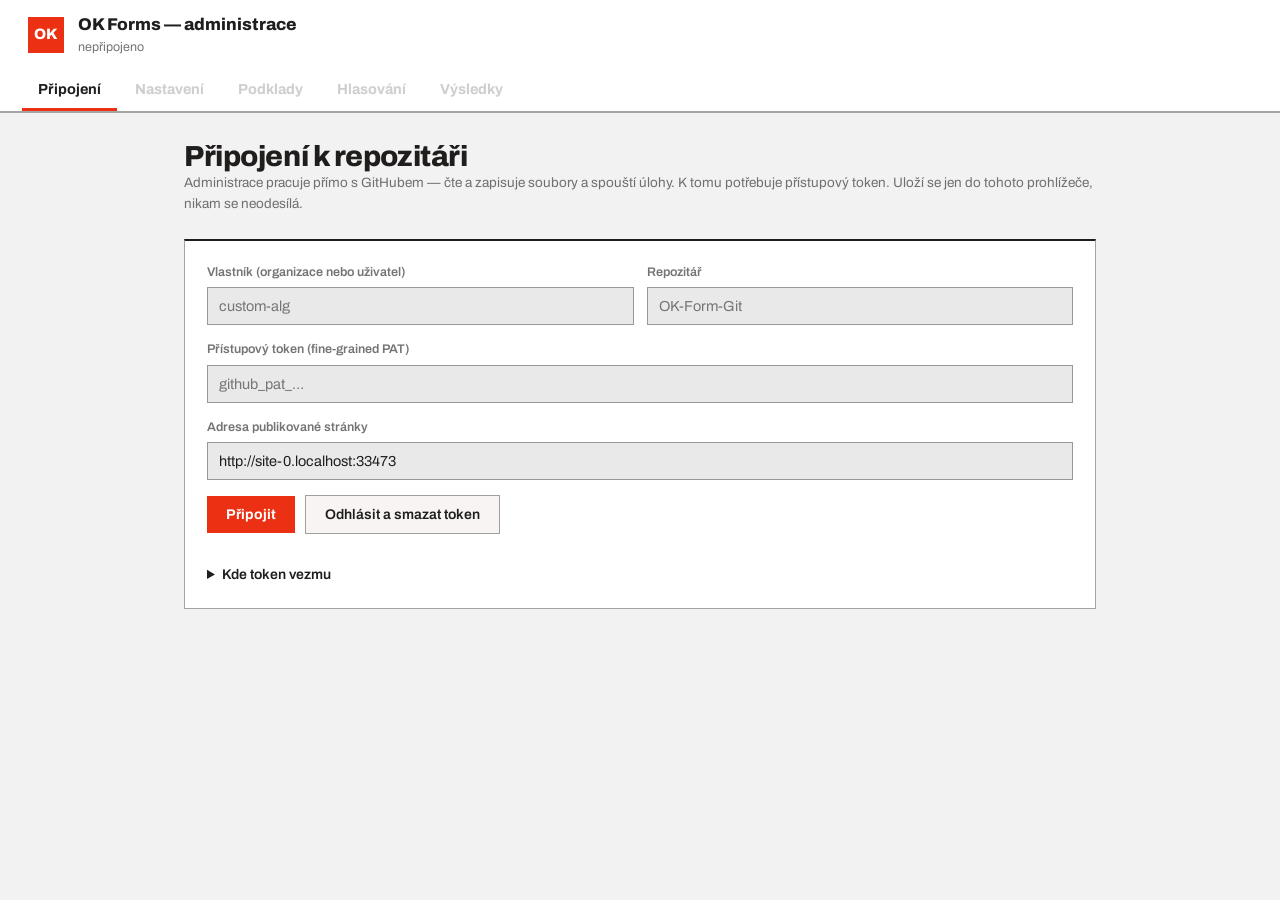
<file: admin.html>
<!DOCTYPE html>
<html lang="cs">
<head>
<meta charset="utf-8">
<meta name="viewport" content="width=device-width, initial-scale=1">
<title>OK Forms — administrace</title>
<link rel="stylesheet" href="_ds/modernist-eaa7314a-4039-4f0f-ab8b-c88ed36cc16c/styles.css">
<style>
  :root { --card:#fff; --line:var(--color-divider); --muted:color-mix(in srgb, var(--color-text) 62%, transparent);
          --field:var(--color-surface); --chip:var(--color-neutral-100); --red:var(--color-accent);
          --green:#0d7a44; --greenbg:#e2f2e9; --zluta:#fff8e1; }
  * { box-sizing:border-box; }
  body { margin:0; background:var(--color-bg); color:var(--color-text); font-family:var(--font-body); }

  header { background:var(--card); border-bottom:2px solid var(--line); position:sticky; top:0; z-index:20; }
  .hlava { display:flex; align-items:center; gap:14px; padding:12px 28px; }
  .mark { width:36px; height:36px; background:var(--red); display:grid; place-items:center; color:#fff;
          font-weight:800; font-family:var(--font-heading); flex:none; }
  .zalozky { display:flex; gap:2px; padding:0 22px; overflow-x:auto; }
  .zalozky button { background:none; border:none; border-bottom:3px solid transparent; padding:11px 16px;
    font-family:var(--font-heading); font-weight:700; font-size:14.5px; color:var(--muted); cursor:pointer; white-space:nowrap; }
  .zalozky button[aria-selected="true"] { color:var(--color-text); border-bottom-color:var(--red); }
  .zalozky button:disabled { opacity:.35; cursor:not-allowed; }

  main { max-width:960px; margin:0 auto; padding:28px 24px 120px; }
  .panel { display:none; }
  .panel[data-aktivni="1"] { display:grid; gap:24px; }
  section { background:var(--card); border:1px solid var(--line); border-top:2px solid var(--color-text); padding:22px; display:grid; gap:15px; }
  h1 { font-family:var(--font-heading); font-size:29px; font-weight:800; letter-spacing:-.015em; margin:0; }
  h2 { font-family:var(--font-heading); font-size:18px; font-weight:800; margin:0; }
  h3 { font-family:var(--font-heading); font-size:14px; font-weight:800; margin:0; text-transform:uppercase; letter-spacing:.05em; color:var(--muted); }
  .kicker { font-size:11px; font-weight:800; color:var(--red); letter-spacing:.1em; }
  .hint { font-size:13.5px; color:var(--muted); text-wrap:pretty; margin:0; line-height:1.55; }

  label { display:grid; gap:5px; font-size:12.5px; font-weight:600; color:var(--muted); }
  input[type=text], input[type=password], input[type=url], input[type=email], input[type=number], textarea, select {
    padding:10px 11px; border:1px solid var(--line); background:var(--field); color:var(--color-text);
    font-size:14.5px; font-family:var(--font-body); width:100%; border-radius:0; }
  textarea { min-height:96px; font-family:ui-monospace, monospace; font-size:12px; }
  .prepinac { display:flex; gap:9px; align-items:center; font-size:14px; font-weight:400; color:var(--color-text); }
  .rada { display:grid; grid-template-columns:repeat(auto-fit, minmax(210px,1fr)); gap:13px; }
  .rada3 { display:grid; grid-template-columns:repeat(auto-fit, minmax(140px,1fr)); gap:13px; }

  button { border:none; padding:11px 19px; font-size:14px; font-weight:700; font-family:var(--font-heading);
           cursor:pointer; text-align:left; border-radius:0; }
  button:hover:not(:disabled) { filter:brightness(.92); }
  button:disabled { opacity:.4; cursor:not-allowed; filter:none; }
  .primar { background:var(--red); color:#fff; }
  .druhy { background:var(--chip); color:var(--color-text); border:1px solid var(--line); font-weight:600; }
  .maly { padding:6px 12px; font-size:12.5px; font-weight:600; }
  .velky { padding:15px 26px; font-size:16.5px; font-weight:800; }
  .tlacitka { display:flex; gap:10px; flex-wrap:wrap; align-items:center; }
  :focus-visible { outline:2px solid var(--red); outline-offset:2px; }

  table { border-collapse:collapse; width:100%; font-size:14px; }
  th, td { text-align:left; padding:8px 10px; border-bottom:1px solid var(--line); }
  th { font-size:11px; letter-spacing:.06em; text-transform:uppercase; color:var(--muted); }
  .ok { color:var(--green); font-weight:800; }
  .ne { color:var(--muted); }

  .zprava { padding:11px 14px; font-size:13.5px; border-left:4px solid var(--line); background:var(--chip); text-wrap:pretty; line-height:1.5; }
  .zprava.chyba { border-color:var(--red); }
  .zprava.uspech { border-color:var(--green); background:var(--greenbg); }
  .zprava.pozor { border-color:#e8a33d; background:var(--zluta); }
  .zprava:empty { display:none; }

  /* --- editor konfigurace --- */
  .polozka { display:grid; grid-template-columns:1fr auto; gap:10px; align-items:end;
             padding:10px 0; border-bottom:1px solid var(--line); }
  .polozka:last-child { border-bottom:none; }
  .polozka .pole { display:grid; grid-template-columns:repeat(auto-fit, minmax(190px,1fr)); gap:10px; }
  .sekce-box { border:1px solid var(--line); border-left:3px solid var(--red); padding:14px; display:grid; gap:12px; background:var(--field); }
  .sekce-hlava { display:grid; grid-template-columns:1fr 1fr auto; gap:10px; align-items:end; }
  .radky-box { display:grid; gap:7px; padding-left:14px; border-left:2px solid var(--line); }
  .radek { display:grid; grid-template-columns:1fr 150px auto; gap:8px; align-items:center; }
  .radek input { font-size:13.5px; padding:7px 9px; }
  .mono { font-family:ui-monospace, monospace; }
  .skala-mriz { display:grid; grid-template-columns:repeat(7, 1fr); gap:8px; }
  .skala-mriz label { text-align:center; }
  .skala-mriz input { text-align:center; font-family:ui-monospace, monospace; font-weight:700; }
  .odstranit { background:none; border:1px solid var(--line); color:var(--red); padding:6px 10px;
               font-size:16px; line-height:1; font-weight:700; cursor:pointer; }
  .obrazky { display:grid; grid-template-columns:repeat(auto-fit, minmax(200px,1fr)); gap:16px; }
  .slot { border:1px solid var(--line); padding:13px; display:grid; gap:8px; align-content:start; }
  .slot img { width:100%; display:block; border:1px solid var(--line); filter:grayscale(1); }
  .slot .stav { font-size:12px; color:var(--muted); min-height:1.3em; }
  code { font-family:ui-monospace, monospace; font-size:12.5px; background:var(--chip); padding:1px 5px; }
  details summary { cursor:pointer; font-weight:600; font-size:14px; }

  /* lišta uložení konfigurace */
  .lista { position:sticky; bottom:0; background:var(--card); border-top:2px solid var(--color-text);
           padding:13px 22px; display:flex; gap:12px; align-items:center; flex-wrap:wrap; z-index:15;
           margin:0 -24px -120px; }
  .lista .stav-zmen { font-size:13px; color:var(--muted); flex:1; min-width:170px; }
  .neulozeno { color:var(--red); font-weight:700; }
</style>
</head>
<body>

<header>
  <div class="hlava">
    <div class="mark">OK</div>
    <div style="flex:1;">
      <div style="font-family:var(--font-heading); font-weight:800; font-size:17px;">OK Forms — administrace</div>
      <div style="font-size:12.5px; color:var(--muted);" id="kdo">nepřipojeno</div>
    </div>
  </div>
  <nav class="zalozky" id="zalozky">
    <button data-panel="p-pripojeni" aria-selected="true">Připojení</button>
    <button data-panel="p-nastaveni" aria-selected="false" disabled>Nastavení</button>
    <button data-panel="p-podklady" aria-selected="false" disabled>Podklady</button>
    <button data-panel="p-hlasovani" aria-selected="false" disabled>Hlasování</button>
    <button data-panel="p-vysledky" aria-selected="false" disabled>Výsledky</button>
  </nav>
</header>

<main>

<!-- ============================================ PŘIPOJENÍ -->
<div class="panel" id="p-pripojeni" data-aktivni="1">
  <div>
    <h1>Připojení k repozitáři</h1>
    <p class="hint">Administrace pracuje přímo s GitHubem — čte a zapisuje soubory a spouští úlohy.
      K tomu potřebuje přístupový token. Uloží se jen do tohoto prohlížeče, nikam se neodesílá.</p>
  </div>
  <section>
    <div class="rada">
      <label>Vlastník (organizace nebo uživatel)<input type="text" id="i-owner" placeholder="custom-alg"></label>
      <label>Repozitář<input type="text" id="i-repo" placeholder="OK-Form-Git"></label>
    </div>
    <label>Přístupový token (fine-grained PAT)<input type="password" id="i-pat" placeholder="github_pat_…"></label>
    <label>Adresa publikované stránky<input type="url" id="i-pages" placeholder="https://custom-alg.github.io/OK-Form-Git"></label>
    <div class="tlacitka">
      <button class="primar" id="b-pripojit">Připojit</button>
      <button class="druhy" id="b-odhlasit">Odhlásit a smazat token</button>
    </div>
    <div id="z-pristup"></div>
    <details>
      <summary>Kde token vezmu</summary>
      <p class="hint" style="padding-top:10px;">Avatar vpravo nahoře na GitHubu → Settings → úplně dole
        Developer settings → Personal access tokens → Fine-grained tokens → Generate new token.
        V <em>Repository access</em> zvolte „Only select repositories" a tenhle repozitář,
        v <em>Permissions</em> nastavte <strong>Contents: Read and write</strong> a
        <strong>Actions: Read and write</strong>.</p>
      <p class="hint">Nejrychleji přes předvyplněný odkaz — stačí doplnit repozitář a potvrdit:<br>
        <a href="https://github.com/settings/personal-access-tokens/new?name=OK+Forms+-+administrace&amp;description=Token+pro+admin.html&amp;expires_in=366&amp;contents=write&amp;actions=write"
           target="_blank" rel="noopener">Vytvořit token</a> ·
        podrobný postup a řešení potíží v <code>docs/TOKEN.md</code></p>
    </details>
  </section>
</div>

<!-- ============================================ NASTAVENÍ -->
<div class="panel" id="p-nastaveni">
  <div>
    <h1>Nastavení</h1>
    <p class="hint">Vše z tohoto panelu se ukládá do souboru <code>config.js</code> v repozitáři.
      Změny se projeví ve formuláři do minuty po uložení. Pole popsaná níže jsou jediné,
      co formulář ovlivňuje — nic dalšího se nikde ručně needituje.</p>
  </div>

  <section>
    <div class="kicker">OBECNÉ</div>
    <h2>Chování aplikace</h2>
    <div class="rada">
      <label>Sběrná adresa
        <input type="email" id="c-vysledkyEmail">
        <span class="hint">Kam míří tlačítko „Odeslat e-mailem". Musí to být schránka,
          kterou čte sběrná úloha.</span>
      </label>
      <label>Režim sběru
        <select id="c-sberRezim">
          <option value="email">E-mailem do sběrné schránky</option>
          <option value="slozka">Zápisem do sdílené složky</option>
        </select>
        <span class="hint">Složka funguje jen v Chrome a Edge na počítači.</span>
      </label>
    </div>
    <div class="rada">
      <label>Odkaz na sdílenou složku (nepovinné)
        <input type="url" id="c-nextcloudOdkaz" placeholder="https://nextcloud…/s/…">
        <span class="hint">Prázdné = tlačítko „Nahrát do Nextcloudu" se skryje.</span>
      </label>
      <label>Oddělovač CSV
        <select id="c-csvDelimiter">
          <option value=";">Středník ;  (český Excel)</option>
          <option value=",">Čárka ,  (anglický Excel)</option>
        </select>
      </label>
    </div>
    <div class="rada">
      <label>Výchozí motiv
        <select id="c-defaultTheme">
          <option value="light">Světlý</option>
          <option value="dark">Tmavý</option>
        </select>
      </label>
      <label>Kontrola součtu v lístku
        <select id="c-validaceRezim">
          <option value="block">Blokovat — nedosažitelné volby zešednou</option>
          <option value="warning">Varovat — klikat lze vše, odeslat ne</option>
        </select>
      </label>
    </div>
    <div style="display:grid; gap:9px; padding-top:4px;">
      <span class="prepinac"><input type="checkbox" id="c-darkLightMode"> Nabídnout hlasujícím přepínač světlý/tmavý</span>
      <span class="prepinac"><input type="checkbox" id="c-nettoSkore"> V hlavičce sekce ukazovat netto skóre (−3…+3)</span>
    </div>
  </section>

  <section>
    <div class="kicker">HLASUJÍCÍ</div>
    <h2>Kdo dostane lístek</h2>
    <p class="hint">Pořadí určuje, v jakém pořadí se hlasující objeví ve formuláři i ve výsledcích.
      Na adresy chodí pozvánky — překlep znamená, že lístek nedorazí.</p>
    <div id="c-clenove"></div>
    <div class="tlacitka"><button class="druhy maly" id="b-clen-pridat">+ Přidat hlasujícího</button></div>
  </section>

  <section>
    <div class="kicker">LÍSTEK 1 — NÁVRHY</div>
    <h2>Stav poolu témat</h2>
    <p class="hint">Určuje, kolik vyřazení musí doprovázet zařazení nového tématu.
      Je-li pool plný (aktuálně = max), zařazení bez vyřazení nejde odeslat.
      „Polí k zařazení / vyřazení“ určuje, kolik políček pro nová a stávající témata
      hlasující u dané třídy uvidí (podle obrázku s aktuálními tématy).</p>
    <div class="rada">
      <div class="sekce-box">
        <h3>Akcie</h3>
        <div class="rada3">
          <label>Aktuálně<input type="number" id="c-pool-akcie-aktualne" min="0" max="99"></label>
          <label>Maximum<input type="number" id="c-pool-akcie-max" min="1" max="99"></label>
          <label>Minimum<input type="number" id="c-pool-akcie-min" min="0" max="99"></label>
        </div>
        <div class="rada">
          <label>Polí k zařazení<input type="number" id="c-pool-akcie-poleZarazeni" min="1" max="30"></label>
          <label>Polí k vyřazení<input type="number" id="c-pool-akcie-poleVyrazeni" min="1" max="30"></label>
        </div>
      </div>
      <div class="sekce-box">
        <h3>Dluhopisy</h3>
        <div class="rada3">
          <label>Aktuálně<input type="number" id="c-pool-dluhopisy-aktualne" min="0" max="99"></label>
          <label>Maximum<input type="number" id="c-pool-dluhopisy-max" min="1" max="99"></label>
          <label>Minimum<input type="number" id="c-pool-dluhopisy-min" min="0" max="99"></label>
        </div>
        <div class="rada">
          <label>Polí k zařazení<input type="number" id="c-pool-dluhopisy-poleZarazeni" min="1" max="30"></label>
          <label>Polí k vyřazení<input type="number" id="c-pool-dluhopisy-poleVyrazeni" min="1" max="30"></label>
        </div>
      </div>
    </div>
  </section>

  <section>
    <div class="kicker">LÍSTEK 2 — PRIORITY</div>
    <h2>Témata k prioritizaci</h2>
    <p class="hint">Seznam, ze kterého hlasující sestavují pořadí. Musí mít alespoň tolik položek,
      kolik je maximum priorit.</p>
    <div class="rada">
      <div>
        <h3 style="margin-bottom:9px;">Akciová témata</h3>
        <div id="c-temataAkcie"></div>
        <div class="tlacitka" style="padding-top:9px;"><button class="druhy maly" data-pridat="temataAkcie">+ Přidat téma</button></div>
      </div>
      <div>
        <h3 style="margin-bottom:9px;">Dluhopisová témata</h3>
        <div id="c-temataDluhopisy"></div>
        <div class="tlacitka" style="padding-top:9px;"><button class="druhy maly" data-pridat="temataDluhopisy">+ Přidat téma</button></div>
      </div>
    </div>
    <label style="max-width:230px;">Maximum priorit<input type="number" id="c-maxPriorit" min="1" max="20"></label>
  </section>

  <section>
    <div class="kicker">LÍSTEK 3 — HLAVNÍ ČÁST</div>
    <h2>Hodnotící škála</h2>
    <p class="hint">Sedm stupňů zleva doprava. První tři mají kontrolní hodnotu −1, prostřední 0,
      poslední tři +1. <strong>Zapisujte bez mezer</strong> — přesně v tomto tvaru je čte
      převodní tabulka v modelu; „+ +" by v matici nenašlo shodu.</p>
    <div class="skala-mriz" id="c-skala"></div>
    <div class="hint" style="display:grid; grid-template-columns:repeat(7,1fr); gap:8px; text-align:center; font-size:11px;">
      <span>−1</span><span>−1</span><span>−1</span><span>0</span><span>+1</span><span>+1</span><span>+1</span>
    </div>
  </section>

  <section>
    <h2>Sekce a řádky</h2>
    <p class="hint">Každá sekce je jeden blok v lístku. „Kontrolní pravidlo" znamená, že součet
      hodnot v sekci musí být nula — kolik zvýšení, tolik snížení.
      <strong>Identifikátory neměňte</strong> u řádků, které už se používají: podle nich se
      páruje rozepsaný lístek. Nový řádek dostane vlastní id.</p>
    <div id="c-sekce" style="display:grid; gap:16px;"></div>
    <div class="tlacitka"><button class="druhy maly" id="b-sekce-pridat">+ Přidat sekci</button></div>
    <div class="zprava pozor">Přidáte-li řádek nebo sekci, změní se i sloupce v CSV.
      Model <code>databaze.xlsx</code> má pevně dané sloupce — nové položky se do něj nepřenesou,
      dokud v něm nepřidáte odpovídající sloupec.</div>
  </section>

  <section>
    <h2>Obrázky</h2>
    <p class="hint">Cesty k podkladům. Soubory samotné se nahrávají v záložce Podklady;
      tady se mění jen názvy, což je potřeba jen výjimečně.</p>
    <div class="rada" id="c-obrazky"></div>
  </section>

  <div class="lista">
    <span class="stav-zmen" id="stav-zmen">Načteno z repozitáře.</span>
    <button class="druhy" id="b-config-znovu">Zahodit změny</button>
    <button class="druhy" id="b-config-nahled">Náhled souboru</button>
    <button class="primar" id="b-config-ulozit">Uložit do repozitáře</button>
  </div>
  <div id="z-config"></div>
</div>

<!-- ============================================ PODKLADY -->
<div class="panel" id="p-podklady">
  <div>
    <h1>Podklady</h1>
    <p class="hint">Obrázky, které hlasující vidí u lístků. Nahrané soubory se zapíšou do repozitáře;
      stránka pak počká, až se objeví na publikované adrese, a teprve potom napíše
      <strong>publikováno</strong>. Nespoléhejte na náhled, spoléhejte na tu hlášku.</p>
  </div>
  <section>
    <div class="obrazky" id="sloty"></div>
    <div id="z-obrazky"></div>
  </section>
</div>

<!-- ============================================ HLASOVÁNÍ -->
<div class="panel" id="p-hlasovani">
  <div>
    <h1>Hlasování</h1>
    <p class="hint">Rozeslání lístků a sledování, kdo odevzdal.</p>
  </div>

  <section>
    <div class="kicker">KROK 1</div>
    <h2>Rozeslat lístky</h2>
    <p class="hint">Každý hlasující dostane e-mail s vlastními odkazy. Odkaz obsahuje token, který ho
      identifikuje — v repozitáři zůstává jen jeho otisk, ne token samotný.</p>
    <div class="rada">
      <label>Název kola<input type="text" id="i-nazev" value="Hlasování investičního výboru"></label>
      <label>Termín pro vyplnění<input type="text" id="i-termin" placeholder="15. 8. 2026"></label>
    </div>
    <label>Doplňující věta do pozvánky (nepovinné)<input type="text" id="i-poznamka"></label>
    <div class="skupina-formulare">
      <div style="font-size:14px; font-weight:600; margin-bottom:6px;">Formulář</div>
      <div style="display:flex; gap:18px; flex-wrap:wrap; padding-top:4px; font-weight:400; color:var(--color-text);">
        <label class="prepinac"><input type="radio" name="formular" class="f" value="navrhy" checked> Témata – návrhy</label>
        <label class="prepinac"><input type="radio" name="formular" class="f" value="priority"> Témata – priority</label>
        <label class="prepinac"><input type="radio" name="formular" class="f" value="hlavni"> Hlavní část</label>
      </div>
      <p class="hint">Každý formulář se rozesílá zvlášť, jako samostatné kolo. Další formulář rozešlete po uzavření předchozího kola.</p>
    </div>
    <div class="tlacitka"><button class="primar velky" id="b-ok">OK — rozeslat hlasujícím</button></div>
    <div id="z-rozeslat"></div>
  </section>

  <section>
    <div class="kicker">KROK 2</div>
    <h2>Sběr odpovědí</h2>
    <p class="hint">Úloha čte sběrnou schránku každých deset minut a zapisuje lístky do repozitáře.
      Výsledky se průběžně skládají do jednoho sešitu.</p>
    <div id="prehled-kola" class="hint">Žádné kolo zatím neběží.</div>
    <div id="tabulka"></div>
    <div class="tlacitka">
      <button class="druhy" id="b-obnovit">Načíst tabulku znovu</button>
      <button class="primar" id="b-sber">Vybrat schránku teď</button>
    </div>
    <p class="hint"><strong>Načíst tabulku znovu</strong> jen přečte, co už je zapsané —
      nic nespouští a je to okamžité (děje se to i samo každou minutu).
      <strong>Vybrat schránku teď</strong> spustí úlohu, která zajde do pošty pro nové lístky;
      trvá to zhruba minutu a nemusíte na ni čekat do dalšího desetiminutového cyklu.</p>
    <div id="z-stav"></div>
    <div id="neprirazene"></div>
  </section>

  <section>
    <details>
      <summary>Alternativa: sběr ze sdílené složky</summary>
      <div style="display:grid; gap:14px; padding-top:14px;">
        <p class="hint">Používá se, jen když je v Nastavení zapnutý režim „sdílená složka".
          Otevřete tutéž složku, do které hlasující ukládají lístky.</p>
        <div class="tlacitka">
          <button class="druhy" id="b-slozka">Otevřít sdílenou složku</button>
          <button class="druhy" id="b-slouc">Načíst znovu</button>
        </div>
        <div id="slozka-nazev" class="hint"></div>
        <div id="slozka-tabulka"></div>
        <div class="tlacitka" id="slozka-export"></div>
        <div id="z-slozka"></div>
      </div>
    </details>
  </section>
</div>

<!-- ============================================ VÝSLEDKY -->
<div class="panel" id="p-vysledky">
  <div>
    <h1>Výsledky</h1>
    <p class="hint">Sešit obsahuje list Přehled a jeden list na každý formulář, každý v rozvržení
      listu „IMPORT HLASOVACÍCH LÍSTKŮ" v modelu — oblast se kopíruje na tutéž adresu, ze které
      se bere. Stáhnout jde kdykoli, i uprostřed sběru.</p>
  </div>

  <section>
    <h2>Stažení</h2>
    <div class="tlacitka" id="stahovani"></div>
  </section>

  <section>
    <h2>Uzávěrka</h2>
    <p class="hint">Ukončení sběru je nevratné: od té chvíle sběrač nové lístky nepřijímá
      a odesílateli to napíše.</p>
    <span class="prepinac"><input type="checkbox" id="i-vsem"> Odeslat výsledky všem hlasujícím, ne jen mně</span>
    <div class="tlacitka"><button class="primar velky" id="b-uzavrit">Ukončit sběr a odeslat výsledky</button></div>
    <div id="z-konec"></div>
  </section>

  <section>
    <details>
      <summary>Ruční doplnění odpovědi, kterou se nepodařilo zpracovat</summary>
      <div style="display:grid; gap:14px; padding-top:14px;">
        <p class="hint">Vložte buď celý text e-mailu od hlasujícího (kód lístku se v něm najde sám),
          nebo obsah staženého souboru CSV — v tom případě vyberte hlasujícího i formulář.</p>
        <label>Text e-mailu nebo kód lístku<textarea id="i-kod" placeholder="##OKF/1/…##"></textarea></label>
        <label>Nebo obsah CSV<textarea id="i-csv" placeholder="Timestamp;Email Address;…"></textarea></label>
        <div class="rada">
          <label>Hlasující<select id="i-hlasujici"><option value="">– podle kódu lístku –</option></select></label>
          <label>Formulář<select id="i-formular">
            <option value="">– podle kódu lístku –</option>
            <option value="navrhy">Témata – návrhy</option>
            <option value="priority">Témata – priority</option>
            <option value="hlavni">Hlavní část</option>
          </select></label>
        </div>
        <div class="tlacitka"><button class="druhy" id="b-doplnit">Zapsat odpověď</button></div>
      </div>
    </details>
  </section>
</div>

</main>
<script type="module">
const $ = (id) => document.getElementById(id);
const KLIC = "okform-admin-v1";
let A = { owner: "", repo: "", pat: "", pages: "" };
let KOLO = null, KONFIG = null, CFG = null, CFG_SHA = null, PUVODNI = "";

const NAZVY = { navrhy: "Témata – návrhy", priority: "Témata – priority", hlavni: "Hlavní část" };

// Sloupce, které umí přijmout list „IMPORT HLASOVACÍCH LÍSTKŮ" v modelu.
// Musí odpovídat tabulce ROZVRZENI["hlavni"] v scripts/vystup.py.
const SLOUPCE_MODELU = [
  "TŘÍDY AKTIV [Peněžní trh]", "TŘÍDY AKTIV [Akcie]", "TŘÍDY AKTIV [Dluhopisy]", "TŘÍDY AKTIV [Alternativy]",
  "AKCIE [Americké akcie]", "AKCIE [Evropské akcie]", "AKCIE [Akcie rozvíjejících se trhů]",
  "AKCIE [Témata / ostatní akciové pozice]",
  "DLUHOPISY [České státní dluhopisy]", "DLUHOPISY [Americké státní dluhopisy]",
  "DLUHOPISY [Evropské státní dluhopisy]", "DLUHOPISY [Korpo. dluhopisy - investiční stupeň]",
  "DLUHOPISY [Korpo. dluhopisy - spekulativní stupeň]", "DLUHOPISY [Ostatní dluhopisové pozice]",
  "FX [EUR/CZK]", "FX [USD/CZK]", "FX [EUR/USD]",
];
const KAPACITA_MODELU = 5;   // řádků, na které jsou v modelu nastavené vzorce
const POPIS_OBRAZKU = {
  temataAktualni: "Aktuální témata (lístek 1)",
  akciePrehled: "Přehled akcií (lístek 2)",
  dluhopisyPrehled: "Přehled dluhopisů (lístek 2)",
  poolSchvaleny: "Schválený pool (lístek 3)",
};

// ---------------------------------------------------------------- základ
function zprava(kam, text, druh = "") {
  $(kam).innerHTML = text ? `<div class="zprava ${druh}">${text}</div>` : "";
}
function esc(t) {
  return String(t ?? "").replace(/[&<>"]/g, (z) => ({ "&": "&amp;", "<": "&lt;", ">": "&gt;", '"': "&quot;" }[z]));
}
async function gh(cesta, moznosti = {}) {
  const adresa = `https://api.github.com/repos/${A.owner}/${A.repo}${cesta}`;
  let r;
  try {
    r = await fetch(adresa, {
      ...moznosti,
      headers: {
        Authorization: `Bearer ${A.pat}`,
        Accept: moznosti.raw ? "application/vnd.github.raw" : "application/vnd.github+json",
        "X-GitHub-Api-Version": "2022-11-28",
        ...(moznosti.body ? { "Content-Type": "application/json" } : {}),
        ...(moznosti.headers || {}),
      },
    });
  } catch (e) {
    // Sem spadne jen síťové selhání – zablokovaný požadavek, výpadek, offline.
    throw new Error("Požadavek na GitHub vůbec neodešel. Bývá to blokováním v prohlížeči "
      + "(Brave Shields, blokovač reklam, firemní proxy) nebo výpadkem sítě. "
      + "Zkuste pro api.github.com vypnout Shields, nebo stránku otevřít v jiném prohlížeči.");
  }
  if (r.status === 204) return null;
  if (!r.ok) throw new Error(await popisChyby(r));
  return moznosti.raw ? r.text() : r.json();
}

// Z odpovědi GitHubu se dá vyčíst dost přesně, co se stalo – vyplatí se to říct.
async function popisChyby(r) {
  let zprava = r.statusText;
  try { zprava = (await r.json()).message || zprava; } catch (e) {}
  const zbyva = r.headers.get("x-ratelimit-remaining");
  const reset = r.headers.get("x-ratelimit-reset");
  const pockat = r.headers.get("retry-after");

  const zaCas = () => {
    if (pockat) return `${Math.ceil(+pockat / 60)} min`;
    if (reset) {
      const kdy = new Date(+reset * 1000);
      return `${Math.max(1, Math.ceil((kdy - Date.now()) / 60000))} min (v ${kdy.toLocaleTimeString("cs-CZ")})`;
    }
    // Bez hlaviček (prohlížeč je přes CORS nemusí vydat) je lepší říct řádový odhad
    // než mlhavé „chvíli“ – limity GitHubu se resetují v řádu minut až hodiny.
    return "několik minut (u přísnějšího limitu až hodinu)";
  };

  if (r.status === 401)
    return "401 – token neplatí. Bývá vypršelý, smazaný, nebo se při kopírování "
      + "přenesla mezera. Vytvořte nový podle docs/TOKEN.md.";
  if (r.status === 403 && (zbyva === "0" || /rate limit exceeded/i.test(zprava)))
    return `403 – vyčerpaný limit požadavků na GitHub API. Obnoví se za ${zaCas()}. `
      + "Do té doby administrace nic nepřečte ani nezapíše.";
  if ((r.status === 403 || r.status === 429) && /secondary rate|abuse|too many requests/i.test(zprava))
    return `403 – GitHub dočasně přibrzdil požadavky (sekundární limit). `
      + `Počkejte ${zaCas()} a zkuste to znovu; pomůže neotvírat administraci ve více oknech naráz.`;
  if (r.status === 403)
    return `403 – token nemá dost oprávnění, nebo ho organizace neschválila. `
      + `Zkontrolujte, že má Contents i Actions na Read and write a že není ve stavu „pending". (${zprava})`;
  if (r.status === 404)
    return "404 – repozitář nenalezen. Buď je překlep ve vlastníkovi či názvu, "
      + "nebo token nemá tenhle repozitář vybraný v Repository access.";
  if (r.status === 409)
    return "409 – soubor se mezitím změnil jinde. Dejte „Zahodit změny“ a proveďte úpravu znovu.";
  if (r.status === 422)
    return `422 – GitHub požadavek odmítl: ${zprava}`;
  if (r.status === 429)
    return `429 – příliš mnoho požadavků. Zkuste to za ${zaCas()}.`;
  return `${r.status} – ${zprava}`;
}
async function spust(soubor, vstupy) {
  await gh(`/actions/workflows/${soubor}/dispatches`, {
    method: "POST", body: JSON.stringify({ ref: "main", inputs: vstupy }),
  });
}
function odkazNaBehy() {
  return `<a href="https://github.com/${A.owner}/${A.repo}/actions" target="_blank" rel="noopener">průběh v GitHub Actions</a>`;
}
// Text do souboru: base64 zvládající diakritiku.
function doBase64(text) {
  const b = new TextEncoder().encode(text);
  let bin = "";
  b.forEach((x) => { bin += String.fromCharCode(x); });
  return btoa(bin);
}

// ---------------------------------------------------------------- záložky
$("zalozky").querySelectorAll("button").forEach((b) => {
  b.onclick = () => {
    if (b.disabled) return;
    $("zalozky").querySelectorAll("button").forEach((x) => x.setAttribute("aria-selected", String(x === b)));
    document.querySelectorAll(".panel").forEach((p) => p.removeAttribute("data-aktivni"));
    $(b.dataset.panel).setAttribute("data-aktivni", "1");
    window.scrollTo(0, 0);
  };
});
function odemkni(ano) {
  $("zalozky").querySelectorAll("button[data-panel]").forEach((b) => {
    if (b.dataset.panel !== "p-pripojeni") b.disabled = !ano;
  });
}
function prepni(panel) {
  $("zalozky").querySelector(`[data-panel="${panel}"]`).click();
}

// ================================================================
// EDITOR KONFIGURACE
// ================================================================

// Soubor se generuje z hodnot, ne upravuje textově — komentáře jsou proto
// součástí šablony a zůstávají stejné bez ohledu na to, co admin změní.
function serializuj(c) {
  const s = (v) => JSON.stringify(String(v ?? ""));
  const pole = (a) => "[" + a.map((x) => JSON.stringify(x)).join(", ") + "]";
  const L = [];
  // Komentáře zarovnáme do sloupce, ať soubor zůstane čitelný i po uložení.
  const K = (kod, komentar) => kod + " ".repeat(Math.max(1, 48 - kod.length)) + komentar;
  L.push("// ================================================================");
  L.push("// KONFIGURACE APLIKACE - vše, co spravuje administrátor, je zde.");
  L.push("// Soubor vzniká z administrace (admin.html → Nastavení → Uložit).");
  L.push("// Ruční úpravy jsou možné, ale při dalším uložení z administrace");
  L.push("// se přepíšou.");
  L.push("// ================================================================");
  L.push("export default {");
  L.push("  // --- Obecné ---");
  L.push(K(`  vysledkyEmail: ${s(c.vysledkyEmail)},`, `// kam směřuje tlačítko „Odeslat e-mailem"`));
  L.push(K(`  sberRezim: ${s(c.sberRezim)},`, `// "email" = lístky chodí do sběrné schránky (GitHub Actions)`));
  L.push(K(`  nextcloudOdkaz: ${s(c.nextcloudOdkaz)},`, `// nepovinný odkaz na sdílenou složku; prázdné = tlačítko skryto`));
  L.push(K(`  csvDelimiter: ${s(c.csvDelimiter)},`, `// oddělovač CSV: "," nebo ";"`));
  L.push(K(`  darkLightMode: ${!!c.darkLightMode},`, `// false = přepínač tmavého režimu se skryje`));
  L.push(K(`  defaultTheme: ${s(c.defaultTheme)},`, `// "light" | "dark"`));
  L.push(K(`  validaceRezim: ${s(c.validaceRezim)},`, `// "block" = nedosažitelné volby zešednou a nejdou stisknout`));
  L.push(" ".repeat(48) + `// "warning" = vše lze klikat, ale lístek se součtem != 0 nelze odeslat`);
  L.push(K(`  nettoSkore: ${!!c.nettoSkore},`, `// true = v hlavičce sekce se ukazuje netto skóre (-3 az +3)`));
  L.push("");
  L.push("  // --- Cesty k obrázkům (admin je přepisuje soubory se stejným názvem) ---");
  L.push("  obrazky: {");
  const sirka = Math.max(...Object.keys(c.obrazky).map((k) => k.length));
  Object.entries(c.obrazky).forEach(([k, v]) => L.push(`    ${k}:${" ".repeat(sirka - k.length + 1)}${s(v)},`));
  L.push("  },");
  L.push("");
  L.push("  // --- Hlasující ---");
  L.push(`  clenoveJmeno: ${pole(c.clenoveJmeno)},`);
  L.push(`  clenoveMail: ${pole(c.clenoveMail)},`);
  L.push("");
  L.push("  // --- Lístek 1: stav poolu témat (určuje, kolik vyřazení musí doprovázet zařazení) ---");
  L.push("  pool: {");
  ["akcie", "dluhopisy"].forEach((k) => {
    const p = c.pool[k];
    L.push(`    ${k}:${" ".repeat(10 - k.length)}{ aktualne: ${p.aktualne}, max: ${p.max}, min: ${p.min}, poleZarazeni: ${p.poleZarazeni}, poleVyrazeni: ${p.poleVyrazeni} },`);
  });
  L.push("  },");
  L.push("");
  L.push("  // --- Lístek 2: dostupná témata k prioritizaci ---");
  L.push(`  temataAkcie: ${pole(c.temataAkcie)},`);
  L.push(`  temataDluhopisy: ${pole(c.temataDluhopisy)},`);
  L.push(`  maxPriorit: ${c.maxPriorit},`);
  L.push("");
  L.push("  // --- Lístek 3: škála a sekce ---");
  L.push("  // Škála: index 0-2 = kontrolní hodnota -1, index 3 = 0, index 4-6 = +1.");
  L.push(`  skala: ${pole(c.skala)},   // bez mezer: přesně tak je čte převodní tabulka v matici`);
  L.push("  // pravidlo: true = součet kontrolních hodnot sekce musí být 0.");
  L.push("  sekceHlavni: [");
  c.sekceHlavni.forEach((sek) => {
    const pozn = sek.poznamka ? `poznamka: ${s(sek.poznamka)}, ` : "";
    L.push(`    { id: ${s(sek.id)}, nazev: ${s(sek.nazev)}, ${pozn}pravidlo: ${!!sek.pravidlo}, radky: [`);
    sek.radky.forEach((r, i) => {
      const carka = i === sek.radky.length - 1 ? " ] }," : ",";
      L.push(`      { id: ${s(r.id)}, nazev: ${s(r.nazev)} }${carka}`);
    });
    if (!sek.radky.length) L.push("      ] },");
  });
  L.push("  ],");
  L.push("};");
  return L.join("\n") + "\n";
}

function zmeneno() {
  const ted = serializuj(sesbirej());
  const jina = ted !== PUVODNI;
  $("stav-zmen").innerHTML = jina
    ? `<span class="neulozeno">Neuložené změny.</span> Projeví se až po uložení do repozitáře.`
    : "Beze změn oproti repozitáři.";
  return jina;
}

// ---- vykreslení formulářů ----
function vykresliConfig() {
  const c = CFG;
  $("c-vysledkyEmail").value = c.vysledkyEmail || "";
  $("c-sberRezim").value = c.sberRezim || "email";
  $("c-nextcloudOdkaz").value = c.nextcloudOdkaz || "";
  $("c-csvDelimiter").value = c.csvDelimiter || ";";
  $("c-defaultTheme").value = c.defaultTheme || "light";
  $("c-validaceRezim").value = c.validaceRezim || "block";
  $("c-darkLightMode").checked = !!c.darkLightMode;
  $("c-nettoSkore").checked = !!c.nettoSkore;
  ["akcie", "dluhopisy"].forEach((k) => ["aktualne", "max", "min", "poleZarazeni", "poleVyrazeni"].forEach((p) => {
    // starší config.js počty polí neobsahuje - dřív byla pole vždy dvě
    $(`c-pool-${k}-${p}`).value = c.pool[k][p] ?? (p.startsWith("pole") ? 2 : "");
  }));
  $("c-maxPriorit").value = c.maxPriorit;

  vykresliClenove();
  vykresliTemata("temataAkcie");
  vykresliTemata("temataDluhopisy");
  vykresliSkalu();
  vykresliSekce();
  vykresliObrazky();
  zmeneno();
}

function vykresliClenove() {
  const box = $("c-clenove");
  box.innerHTML = "";
  CFG.clenoveJmeno.forEach((jmeno, i) => {
    const el = document.createElement("div");
    el.className = "polozka";
    el.innerHTML = `<div class="pole">
        <label>Jméno a příjmení<input type="text" data-clen-jmeno="${i}" value="${esc(jmeno)}"></label>
        <label>E-mail<input type="email" data-clen-mail="${i}" value="${esc(CFG.clenoveMail[i] || "")}"></label>
      </div>
      <button class="odstranit" data-clen-pryc="${i}" title="Odebrat">×</button>`;
    box.appendChild(el);
  });
  box.querySelectorAll("[data-clen-jmeno]").forEach((el) => {
    el.oninput = () => { CFG.clenoveJmeno[+el.dataset.clenJmeno] = el.value; zmeneno(); };
  });
  box.querySelectorAll("[data-clen-mail]").forEach((el) => {
    el.oninput = () => { CFG.clenoveMail[+el.dataset.clenMail] = el.value; zmeneno(); };
  });
  box.querySelectorAll("[data-clen-pryc]").forEach((el) => {
    el.onclick = () => {
      const i = +el.dataset.clenPryc;
      if (!confirm(`Odebrat ${CFG.clenoveJmeno[i] || "hlasujícího"}?`)) return;
      CFG.clenoveJmeno.splice(i, 1); CFG.clenoveMail.splice(i, 1);
      vykresliClenove(); zmeneno();
    };
  });
}
$("b-clen-pridat").onclick = () => {
  CFG.clenoveJmeno.push(""); CFG.clenoveMail.push("");
  vykresliClenove(); zmeneno();
  const pole = $("c-clenove").querySelectorAll("[data-clen-jmeno]");
  pole[pole.length - 1].focus();
};

function vykresliTemata(klic) {
  const box = $("c-" + klic);
  box.innerHTML = "";
  CFG[klic].forEach((t, i) => {
    const el = document.createElement("div");
    el.className = "radek";
    el.innerHTML = `<input type="text" data-tema="${i}" value="${esc(t)}">
      <span></span><button class="odstranit" data-tema-pryc="${i}" title="Odebrat">×</button>`;
    box.appendChild(el);
  });
  box.querySelectorAll("[data-tema]").forEach((el) => {
    el.oninput = () => { CFG[klic][+el.dataset.tema] = el.value; zmeneno(); };
  });
  box.querySelectorAll("[data-tema-pryc]").forEach((el) => {
    el.onclick = () => { CFG[klic].splice(+el.dataset.temaPryc, 1); vykresliTemata(klic); zmeneno(); };
  });
}
document.querySelectorAll("[data-pridat]").forEach((b) => {
  b.onclick = () => {
    const klic = b.dataset.pridat;
    CFG[klic].push(""); vykresliTemata(klic); zmeneno();
    const pole = $("c-" + klic).querySelectorAll("[data-tema]");
    pole[pole.length - 1].focus();
  };
});

function vykresliSkalu() {
  const box = $("c-skala");
  box.innerHTML = "";
  CFG.skala.forEach((v, i) => {
    const el = document.createElement("label");
    el.innerHTML = `${i + 1}.<input type="text" data-skala="${i}" value="${esc(v)}" maxlength="6">`;
    box.appendChild(el);
  });
  box.querySelectorAll("[data-skala]").forEach((el) => {
    el.oninput = () => { CFG.skala[+el.dataset.skala] = el.value.replace(/\s+/g, ""); zmeneno(); };
    el.onblur = () => { el.value = CFG.skala[+el.dataset.skala]; };
  });
}

function vykresliSekce() {
  const box = $("c-sekce");
  box.innerHTML = "";
  CFG.sekceHlavni.forEach((sek, si) => {
    const el = document.createElement("div");
    el.className = "sekce-box";
    el.innerHTML = `
      <div class="sekce-hlava">
        <label>Název sekce<input type="text" data-sek="nazev" data-si="${si}" value="${esc(sek.nazev)}"></label>
        <label>Identifikátor<input type="text" class="mono" data-sek="id" data-si="${si}" value="${esc(sek.id)}"></label>
        <button class="odstranit" data-sek-pryc="${si}" title="Odebrat sekci">×</button>
      </div>
      <label>Poznámka pod nadpisem (nepovinné)
        <input type="text" data-sek="poznamka" data-si="${si}" value="${esc(sek.poznamka || "")}"></label>
      <span class="prepinac"><input type="checkbox" data-sek="pravidlo" data-si="${si}"
        ${sek.pravidlo ? "checked" : ""}> Kontrolní pravidlo — součet v sekci musí být nula</span>
      <div>
        <h3 style="margin-bottom:8px;">Řádky</h3>
        <div class="radky-box" data-radky="${si}"></div>
        <div class="tlacitka" style="padding-top:9px;">
          <button class="druhy maly" data-radek-pridat="${si}">+ Přidat řádek</button>
        </div>
      </div>`;
    box.appendChild(el);

    const rb = el.querySelector(`[data-radky="${si}"]`);
    sek.radky.forEach((r, ri) => {
      const rel = document.createElement("div");
      rel.className = "radek";
      rel.innerHTML = `<input type="text" data-r="nazev" data-si="${si}" data-ri="${ri}" value="${esc(r.nazev)}" placeholder="Název řádku">
        <input type="text" class="mono" data-r="id" data-si="${si}" data-ri="${ri}" value="${esc(r.id)}" placeholder="id">
        <button class="odstranit" data-radek-pryc="${si}:${ri}" title="Odebrat řádek">×</button>`;
      rb.appendChild(rel);
    });
  });

  box.querySelectorAll("[data-sek]").forEach((el) => {
    const zmen = () => {
      const sek = CFG.sekceHlavni[+el.dataset.si], k = el.dataset.sek;
      if (k === "pravidlo") sek.pravidlo = el.checked;
      else if (k === "poznamka") { if (el.value.trim()) sek.poznamka = el.value; else delete sek.poznamka; }
      else sek[k] = el.value;
      zmeneno();
    };
    if (el.type === "checkbox") el.onchange = zmen; else el.oninput = zmen;
  });
  box.querySelectorAll("[data-r]").forEach((el) => {
    el.oninput = () => {
      CFG.sekceHlavni[+el.dataset.si].radky[+el.dataset.ri][el.dataset.r] = el.value;
      zmeneno();
    };
  });
  box.querySelectorAll("[data-sek-pryc]").forEach((el) => {
    el.onclick = () => {
      const si = +el.dataset.sekPryc;
      if (!confirm(`Odebrat celou sekci „${CFG.sekceHlavni[si].nazev}" i s řádky?`)) return;
      CFG.sekceHlavni.splice(si, 1); vykresliSekce(); zmeneno();
    };
  });
  box.querySelectorAll("[data-radek-pryc]").forEach((el) => {
    el.onclick = () => {
      const [si, ri] = el.dataset.radekPryc.split(":").map(Number);
      CFG.sekceHlavni[si].radky.splice(ri, 1); vykresliSekce(); zmeneno();
    };
  });
  box.querySelectorAll("[data-radek-pridat]").forEach((el) => {
    el.onclick = () => {
      const si = +el.dataset.radekPridat;
      CFG.sekceHlavni[si].radky.push({ id: noveId(), nazev: "" });
      vykresliSekce(); zmeneno();
      const pole = box.querySelectorAll(`[data-radky="${si}"] [data-r="nazev"]`);
      pole[pole.length - 1].focus();
    };
  });
}
function noveId() {
  let i = 1, id;
  const pouzita = new Set(CFG.sekceHlavni.flatMap((s) => s.radky.map((r) => r.id)));
  do { id = "r_" + i++; } while (pouzita.has(id));
  return id;
}
$("b-sekce-pridat").onclick = () => {
  let i = 1, id;
  const pouzita = new Set(CFG.sekceHlavni.map((s) => s.id));
  do { id = "sekce" + i++; } while (pouzita.has(id));
  CFG.sekceHlavni.push({ id, nazev: "", pravidlo: true, radky: [{ id: noveId(), nazev: "" }] });
  vykresliSekce(); zmeneno();
};

function vykresliObrazky() {
  const box = $("c-obrazky");
  box.innerHTML = "";
  Object.entries(CFG.obrazky).forEach(([k, v]) => {
    const el = document.createElement("label");
    el.innerHTML = `${POPIS_OBRAZKU[k] || k}<input type="text" class="mono" data-obr="${k}" value="${esc(v)}">`;
    box.appendChild(el);
  });
  box.querySelectorAll("[data-obr]").forEach((el) => {
    el.oninput = () => { CFG.obrazky[el.dataset.obr] = el.value; zmeneno(); };
  });
}

// ---- sběr hodnot a kontroly ----
function sesbirej() {
  if (!CFG) return {};
  return {
    ...CFG,
    vysledkyEmail: $("c-vysledkyEmail").value.trim(),
    sberRezim: $("c-sberRezim").value,
    nextcloudOdkaz: $("c-nextcloudOdkaz").value.trim(),
    csvDelimiter: $("c-csvDelimiter").value,
    darkLightMode: $("c-darkLightMode").checked,
    defaultTheme: $("c-defaultTheme").value,
    validaceRezim: $("c-validaceRezim").value,
    nettoSkore: $("c-nettoSkore").checked,
    maxPriorit: +$("c-maxPriorit").value || 1,
    pool: {
      akcie: { aktualne: +$("c-pool-akcie-aktualne").value, max: +$("c-pool-akcie-max").value, min: +$("c-pool-akcie-min").value,
               poleZarazeni: +$("c-pool-akcie-poleZarazeni").value, poleVyrazeni: +$("c-pool-akcie-poleVyrazeni").value },
      dluhopisy: { aktualne: +$("c-pool-dluhopisy-aktualne").value, max: +$("c-pool-dluhopisy-max").value, min: +$("c-pool-dluhopisy-min").value,
                   poleZarazeni: +$("c-pool-dluhopisy-poleZarazeni").value, poleVyrazeni: +$("c-pool-dluhopisy-poleVyrazeni").value },
    },
  };
}

const chibi = (pole) => pole.length > 0;

// Kontroly, které by jinak rozbily formulář nebo model až za běhu.
function zkontroluj(c) {
  const chyby = [], varovani = [];
  const mail = /^[^@\s]+@[^@\s]+\.[^@\s]+$/;

  if (!mail.test(c.vysledkyEmail)) chyby.push("Sběrná adresa není platný e-mail.");
  c.clenoveJmeno.forEach((j, i) => {
    if (!j.trim()) chyby.push(`Hlasující č. ${i + 1} nemá jméno.`);
    if (!mail.test(c.clenoveMail[i] || "")) chyby.push(`${j || "Hlasující č. " + (i + 1)}: neplatný e-mail.`);
  });
  if (!c.clenoveJmeno.length) chyby.push("Seznam hlasujících je prázdný.");
  const dupJmena = c.clenoveJmeno.filter((j, i) => c.clenoveJmeno.indexOf(j) !== i);
  if (dupJmena.length) chyby.push("Dvě stejná jména hlasujících: " + [...new Set(dupJmena)].join(", "));

  if (c.skala.length !== 7) chyby.push("Škála musí mít přesně 7 stupňů.");
  if (c.skala.some((x) => !x.trim())) chyby.push("Některý stupeň škály je prázdný.");
  if (new Set(c.skala).size !== c.skala.length) chyby.push("Stupně škály se opakují.");

  ["akcie", "dluhopisy"].forEach((k) => {
    const p = c.pool[k];
    if (p.min > p.max) chyby.push(`Pool ${k}: minimum je větší než maximum.`);
    if (p.aktualne > p.max) chyby.push(`Pool ${k}: aktuální počet překračuje maximum.`);
    if (p.aktualne < p.min) varovani.push(`Pool ${k}: aktuální počet je pod minimem.`);
    if (!(p.poleZarazeni >= 1 && p.poleZarazeni <= 30)) chyby.push(`Pool ${k}: počet polí k zařazení musí být 1 až 30.`);
    if (!(p.poleVyrazeni >= 1 && p.poleVyrazeni <= 30)) chyby.push(`Pool ${k}: počet polí k vyřazení musí být 1 až 30.`);
    if (p.poleVyrazeni > p.aktualne) varovani.push(`Pool ${k}: polí k vyřazení je víc než témat v poolu (${p.aktualne}).`);
  });

  if (c.temataAkcie.length < c.maxPriorit)
    varovani.push(`Akciových témat (${c.temataAkcie.length}) je méně než maximum priorit (${c.maxPriorit}).`);
  if (c.temataDluhopisy.length < c.maxPriorit)
    varovani.push(`Dluhopisových témat (${c.temataDluhopisy.length}) je méně než maximum priorit (${c.maxPriorit}).`);
  [["temataAkcie", "Akciová"], ["temataDluhopisy", "Dluhopisová"]].forEach(([k, popis]) => {
    if (c[k].some((t) => !t.trim())) chyby.push(`${popis} témata obsahují prázdnou položku.`);
    if (new Set(c[k]).size !== c[k].length) chyby.push(`${popis} témata se opakují.`);
  });

  const vsechnaId = [];
  c.sekceHlavni.forEach((s) => {
    if (!s.nazev.trim()) chyby.push("Sekce bez názvu.");
    if (!/^[a-z0-9_]+$/i.test(s.id)) chyby.push(`Sekce „${s.nazev}": identifikátor smí mít jen písmena bez diakritiky, číslice a podtržítko.`);
    if (!s.radky.length) chyby.push(`Sekce „${s.nazev}" nemá žádný řádek.`);
    if (s.pravidlo && s.radky.length < 2)
      varovani.push(`Sekce „${s.nazev}" má kontrolní pravidlo, ale jen jeden řádek — nepůjde vyrovnat na nulu.`);
    s.radky.forEach((r) => {
      if (!r.nazev.trim()) chyby.push(`Sekce „${s.nazev}": řádek bez názvu.`);
      if (!/^[a-z0-9_]+$/i.test(r.id)) chyby.push(`Sekce „${s.nazev}": identifikátor „${r.id}" smí mít jen písmena bez diakritiky, číslice a podtržítko.`);
      vsechnaId.push(r.id);
    });
  });
  const dupId = vsechnaId.filter((x, i) => vsechnaId.indexOf(x) !== i);
  if (dupId.length) chyby.push("Stejné identifikátory řádků: " + [...new Set(dupId)].join(", "));
  const dupSek = c.sekceHlavni.map((s) => s.id).filter((x, i, a) => a.indexOf(x) !== i);
  if (dupSek.length) chyby.push("Stejné identifikátory sekcí: " + [...new Set(dupSek)].join(", "));

  // Shoda s modelem: hlavička sloupce vzniká jako „SEKCE [řádek]".
  // Co model nezná, propadne při exportu — proto varujeme hned tady.
  const nase = [];
  c.sekceHlavni.forEach((s) => s.radky.forEach((r) => nase.push(`${s.nazev} [${r.nazev}]`)));
  const navic = nase.filter((h) => !SLOUPCE_MODELU.includes(h));
  const chybi = SLOUPCE_MODELU.filter((h) => !nase.includes(h));
  if (navic.length)
    varovani.push("Model tyto sloupce nezná, v exportu do tabulky se ztratí: "
      + navic.map((x) => `„${x}"`).join(", ")
      + ". Buď je pojmenujte přesně jako v modelu, nebo doplňte model i scripts/vystup.py.");
  if (chibi(chybi))
    varovani.push("Model počítá se sloupci, které formulář nesbírá (v tabulce zůstanou prázdné): "
      + chybi.map((x) => `„${x}"`).join(", ") + ".");
  if (c.clenoveJmeno.length > KAPACITA_MODELU)
    varovani.push(`Hlasujících je ${c.clenoveJmeno.length}, ale vzorce v modelu počítají s ${KAPACITA_MODELU}. `
      + "Export přebývající lístky nezahrne — rozšiřte rozsahy v modelu.");

  return { chyby, varovani };
}

// ---- načtení a uložení ----
async function nactiConfig() {
  const meta = await gh("/contents/config.js");
  CFG_SHA = meta.sha;
  const text = await gh("/contents/config.js", { raw: true });
  const url = URL.createObjectURL(new Blob([text], { type: "text/javascript" }));
  try {
    CFG = structuredClone((await import(/* @vite-ignore */ url)).default);
  } finally {
    URL.revokeObjectURL(url);
  }
  // Chybějící klíče doplníme, ať editor nespadne na starším souboru.
  CFG.nextcloudOdkaz ??= ""; CFG.sberRezim ??= "email"; CFG.obrazky ??= {};
  CFG.sekceHlavni ??= []; CFG.skala ??= ["---", "--", "-", "N", "+", "++", "+++"];
  KONFIG = CFG;
  // Otisk se bere až po vykreslení – sesbirej() čte hodnoty z formulářů,
  // které do té chvíle ještě nejsou naplněné.
  vykresliConfig();
  PUVODNI = serializuj(sesbirej());
  zmeneno();
}

$("b-config-znovu").onclick = async () => {
  if (zmeneno() && !confirm("Zahodit neuložené změny a načíst znovu z repozitáře?")) return;
  zprava("z-config", "Načítám…");
  try { await nactiConfig(); zprava("z-config", "Načteno z repozitáře.", "uspech"); }
  catch (e) { zprava("z-config", `Nepodařilo se načíst: ${e.message}`, "chyba"); }
};

$("b-config-nahled").onclick = () => {
  const text = serializuj(sesbirej());
  zprava("z-config", `<strong>Takto bude soubor vypadat:</strong>
    <pre style="max-height:340px; overflow:auto; font-size:11.5px; line-height:1.45; margin:9px 0 0;
    white-space:pre-wrap;">${esc(text)}</pre>`);
};

$("b-config-ulozit").onclick = async () => {
  const c = sesbirej();
  const { chyby, varovani } = zkontroluj(c);
  if (chyby.length) {
    zprava("z-config", `<strong>Takhle to uložit nejde:</strong><br>• ${chyby.map(esc).join("<br>• ")}`, "chyba");
    return;
  }
  if (varovani.length && !confirm("Upozornění:\n\n• " + varovani.join("\n• ") + "\n\nUložit i tak?")) return;

  const text = serializuj(c);
  zprava("z-config", "Ukládám…");
  try {
    const odpoved = await gh("/contents/config.js", {
      method: "PUT",
      body: JSON.stringify({
        message: "Úprava konfigurace z administrace",
        content: doBase64(text),
        sha: CFG_SHA,
      }),
    });
    CFG_SHA = odpoved.content.sha;
    PUVODNI = text;
    CFG = c; KONFIG = c;
    zmeneno();
    pripravObrazky();
    zprava("z-config", "Uloženo. Publikování na Pages trvá zhruba minutu, "
      + "pak se změna projeví hlasujícím.", "uspech");
  } catch (e) {
    const kolize = /409|sha/i.test(e.message)
      ? " Soubor se mezitím změnil jinde — dejte „Zahodit změny“, zkontrolujte stav a proveďte úpravu znovu."
      : "";
    zprava("z-config", `Uložení selhalo: ${e.message}.${kolize}`, "chyba");
  }
};

window.addEventListener("beforeunload", (e) => {
  if (CFG && zmeneno()) { e.preventDefault(); e.returnValue = ""; }
});

// ================================================================
// PŘIPOJENÍ
// ================================================================
function nactiUlozene() {
  try {
    const u = JSON.parse(localStorage.getItem(KLIC) || "null");
    if (u) { A = u; $("i-owner").value = u.owner; $("i-repo").value = u.repo;
             $("i-pat").value = u.pat; $("i-pages").value = u.pages; }
  } catch (e) {}
  if (!$("i-pages").value) $("i-pages").value = location.href.replace(/\/admin\.html.*$/, "");
}
$("b-pripojit").onclick = async () => {
  A = { owner: $("i-owner").value.trim(), repo: $("i-repo").value.trim(),
        pat: $("i-pat").value.trim(), pages: $("i-pages").value.trim().replace(/\/$/, "") };
  if (!A.owner || !A.repo || !A.pat) { zprava("z-pristup", "Vyplňte vlastníka, repozitář i token.", "chyba"); return; }
  zprava("z-pristup", "Ověřuji…");
  try {
    const repo = await gh("");
    localStorage.setItem(KLIC, JSON.stringify(A));
    $("kdo").textContent = `${repo.full_name}${repo.private ? " (soukromý)" : " (veřejný)"}`;
    zprava("z-pristup", `Připojeno k <strong>${repo.full_name}</strong>.`, "uspech");
    odemkni(true);
    await nactiConfig();
    await pripravObrazky();
    await obnovStav();
    prepni("p-nastaveni");
  } catch (e) {
    zprava("z-pristup", `<strong>Připojení selhalo.</strong><br>${esc(e.message)}`, "chyba");
  }
};
$("b-odhlasit").onclick = () => {
  localStorage.removeItem(KLIC);
  A = { owner: "", repo: "", pat: "", pages: "" };
  $("i-pat").value = ""; $("kdo").textContent = "nepřipojeno";
  CFG = null; odemkni(false); prepni("p-pripojeni");
  zprava("z-pristup", "Token byl z prohlížeče smazán.");
};

// ================================================================
// PODKLADY
// ================================================================
async function pripravObrazky() {
  const sloty = $("sloty");
  sloty.innerHTML = "";
  for (const [klic, cesta] of Object.entries((CFG && CFG.obrazky) || {})) {
    const el = document.createElement("div");
    el.className = "slot";
    el.innerHTML = `
      <div style="font-weight:700; font-size:13.5px;">${POPIS_OBRAZKU[klic] || klic}</div>
      <div style="font-size:12px; color:var(--muted);"><code>${esc(cesta)}</code></div>
      <img src="${A.pages}/${cesta}?cb=${Date.now()}" alt="" onerror="this.style.display='none'">
      <input type="file" accept="image/png,image/jpeg" style="font-size:12px;">
      <div class="stav"></div>`;
    el.querySelector("input").onchange = (ev) => nahrajObrazek(ev.target.files[0], cesta, el);
    sloty.appendChild(el);
  }
}
async function nahrajObrazek(soubor, cesta, el) {
  if (!soubor) return;
  const stav = el.querySelector(".stav");
  const napis = (t, barva) => { stav.textContent = t; stav.style.color = barva || "var(--muted)"; };
  try {
    napis("nahrávám…");
    const bajty = new Uint8Array(await soubor.arrayBuffer());
    let bin = "";
    bajty.forEach((b) => { bin += String.fromCharCode(b); });
    let sha = null;
    try { sha = (await gh(`/contents/${cesta}`)).sha; } catch (e) {}
    await gh(`/contents/${cesta}`, {
      method: "PUT",
      body: JSON.stringify({ message: `Podklad ${cesta}`, content: btoa(bin), ...(sha ? { sha } : {}) }),
    });
    napis("zapsáno, čekám na publikování…");
    if (await pockejNaPublikovani(cesta, soubor.size)) {
      napis(`publikováno ✓ (${Math.round(soubor.size / 1024)} kB)`, "var(--green)");
      const img = el.querySelector("img");
      img.src = `${A.pages}/${cesta}?cb=${Date.now()}`; img.style.display = "block";
    } else {
      napis("zapsáno, publikovanou verzi se zatím nepodařilo ověřit — zkuste za chvíli obnovit stránku.", "var(--red)");
    }
  } catch (e) { napis(`chyba: ${e.message}`, "var(--red)"); }
}
// Ověření je poctivé: stahujeme skutečný publikovaný soubor a porovnáváme velikost.
async function pockejNaPublikovani(cesta, velikost) {
  for (let pokus = 0; pokus < 30; pokus++) {
    await new Promise((r) => setTimeout(r, 4000));
    try {
      const r = await fetch(`${A.pages}/${cesta}?cb=${Date.now()}`, { cache: "no-store" });
      if (r.ok && (await r.blob()).size === velikost) return true;
    } catch (e) {}
  }
  return false;
}

// ================================================================
// HLASOVÁNÍ
// ================================================================
$("b-ok").onclick = async () => {
  const formulare = [...document.querySelectorAll(".f:checked")].map((x) => x.value);
  if (formulare.length !== 1) { zprava("z-rozeslat", "Vyberte právě jeden formulář.", "chyba"); return; }
  if (CFG && zmeneno()) {
    zprava("z-rozeslat", "Máte neuložené změny v Nastavení. Nejdřív je uložte — "
      + "jinak hlasující dostanou lístek podle staré konfigurace.", "chyba");
    return;
  }
  const bezici = KOLO && KOLO.stav === "otevreno";
  const otazka = bezici
    ? `Kolo ${KOLO.id} je stále otevřené. Rozesláním vzniknou nové tokeny a staré odkazy přestanou platit. Pokračovat?`
    : `Rozeslat lístky všem hlasujícím (${(CFG && CFG.clenoveJmeno.length) || "?"})?`;
  if (!confirm(otazka)) return;
  zprava("z-rozeslat", "Spouštím rozesílání…");
  try {
    await spust("rozeslat.yml", {
      nazev: $("i-nazev").value.trim() || "Hlasování investičního výboru",
      formulare: formulare.join(","),
      termin: $("i-termin").value.trim(),
      poznamka: $("i-poznamka").value.trim(),
      prepsat: bezici,
    });
    zprava("z-rozeslat", `Rozesílání běží. Sledujte ${odkazNaBehy()}; stav se tu objeví do minuty.`, "uspech");
    setTimeout(obnovStav, 25000);
  } catch (e) { zprava("z-rozeslat", `Nepodařilo se spustit: ${e.message}`, "chyba"); }
};

async function obnovStav() {
  if (!A.pat) return;
  try { KOLO = JSON.parse(await gh("/contents/data/kolo.json", { raw: true })); }
  catch (e) { $("prehled-kola").textContent = "Zatím neproběhlo žádné kolo."; return; }

  const hotovo = KOLO.hlasujici.filter((h) => KOLO.formulare.every((t) => h.odevzdal?.[t])).length;
  $("prehled-kola").innerHTML =
    `<strong>${esc(KOLO.nazev)}</strong> · <code>${KOLO.id}</code> · `
    + (KOLO.stav === "otevreno" ? "sběr běží" : "uzavřeno")
    + ` · kompletně odevzdalo ${hotovo} z ${KOLO.hlasujici.length}`
    + (KOLO.termin ? ` · termín ${esc(KOLO.termin)}` : "");

  const hlavicka = KOLO.formulare.map((t) => `<th>${NAZVY[t]}</th>`).join("");
  const radky = KOLO.hlasujici.map((h) => {
    const bunky = KOLO.formulare.map((t) => h.odevzdal?.[t]
      ? `<td class="ok" title="${h.odevzdal[t]}">vyplnil</td>` : `<td class="ne">–</td>`).join("");
    return `<tr><td>${esc(h.jmeno)}</td>${bunky}</tr>`;
  }).join("");
  $("tabulka").innerHTML = `<table><thead><tr><th>Hlasující</th>${hlavicka}</tr></thead><tbody>${radky}</tbody></table>`;

  naplnHlasujici();
  await zjistiNeprirazene();
  pripravStahovani();
}
async function zjistiNeprirazene() {
  try {
    const soubory = await gh(`/contents/data/kola/${KOLO.id}/neprirazene`);
    if (Array.isArray(soubory) && soubory.length) {
      $("neprirazene").innerHTML = `<div class="zprava chyba"><strong>${soubory.length} zpráv se nepodařilo
        zpracovat.</strong> Otevřete je v repozitáři a doplňte ručně v záložce Výsledky:<br>`
        + soubory.map((s) => `<a href="${s.html_url}" target="_blank" rel="noopener">${esc(s.name)}</a>`).join("<br>")
        + `</div>`;
      return;
    }
  } catch (e) {}
  $("neprirazene").innerHTML = "";
}
function naplnHlasujici() {
  const jmena = KOLO ? KOLO.hlasujici.map((h) => h.jmeno) : ((CFG && CFG.clenoveJmeno) || []);
  $("i-hlasujici").innerHTML = `<option value="">– podle kódu lístku –</option>`
    + jmena.map((j) => `<option>${esc(j)}</option>`).join("");
}
$("b-obnovit").onclick = async () => {
  zprava("z-stav", "Načítám…");
  await obnovStav();
  zprava("z-stav", `Načteno v ${new Date().toLocaleTimeString("cs-CZ")}.`);
};
$("b-sber").onclick = async () => {
  const b = $("b-sber"), puvodni = b.textContent;
  b.disabled = true; b.textContent = "Vybírám schránku…";
  zprava("z-stav", "Spouštím úlohu…");
  try {
    await spust("sber.yml", {});
    zprava("z-stav", `Úloha běží — ${odkazNaBehy()}. Tabulka se sama obnoví přibližně za minutu.
      Žluté varování o Node.js v protokolu běhu je normální a nic neznamená.`, "uspech");
    setTimeout(() => { obnovStav(); b.disabled = false; b.textContent = puvodni; }, 45000);
  } catch (e) {
    zprava("z-stav", `Nepodařilo se spustit: ${e.message}`, "chyba");
    b.disabled = false; b.textContent = puvodni;
  }
};

// ================================================================
// VÝSLEDKY
// ================================================================
function pripravStahovani() {
  if (!KOLO) { $("stahovani").innerHTML = `<span class="hint">Zatím není co stahovat.</span>`; return; }
  $("stahovani").innerHTML =
    `<button class="primar" id="b-xlsx">Stáhnout výsledky (jeden sešit XLSX)</button>`
    + `<details style="width:100%; margin-top:6px;"><summary>Raději jednotlivá CSV</summary>
        <div class="tlacitka" style="padding-top:10px;">`
    + KOLO.formulare.map((t) => `<button class="druhy" data-csv="${t}">${NAZVY[t]}</button>`).join("")
    + `</div></details>`;
  $("b-xlsx").onclick = () => stahniSoubor("vysledky.xlsx", `${KOLO.id}-vysledky.xlsx`, true);
  $("stahovani").querySelectorAll("[data-csv]").forEach((b) => {
    b.onclick = () => stahniSoubor(`${b.dataset.csv}.csv`, `${KOLO.id}-${b.dataset.csv}.csv`, false);
  });
}
// Sešit je binární, proto se tahá přes base64 z API, ne jako text.
async function stahniSoubor(nazev, jako, binarni) {
  try {
    const cesta = `/contents/data/kola/${KOLO.id}/${nazev}`;
    let blob;
    if (binarni) {
      const meta = await gh(cesta);
      const bin = atob(meta.content.replace(/\n/g, ""));
      const bajty = new Uint8Array(bin.length);
      for (let i = 0; i < bin.length; i++) bajty[i] = bin.charCodeAt(i);
      blob = new Blob([bajty], { type: "application/vnd.openxmlformats-officedocument.spreadsheetml.sheet" });
    } else {
      blob = new Blob([await gh(cesta, { raw: true })], { type: "text/csv;charset=utf-8" });
    }
    const a = document.createElement("a");
    a.href = URL.createObjectURL(blob); a.download = jako; a.click();
    setTimeout(() => URL.revokeObjectURL(a.href), 5000);
  } catch (e) {
    zprava("z-konec", `Soubor zatím neexistuje — počkejte na první sběr. (${e.message})`, "chyba");
  }
}
$("b-uzavrit").onclick = async () => {
  if (!KOLO) { zprava("z-konec", "Žádné kolo neběží.", "chyba"); return; }
  const chybi = KOLO.hlasujici.filter((h) => !KOLO.formulare.every((t) => h.odevzdal?.[t]));
  const text = chybi.length
    ? `Ještě nevyplnili: ${chybi.map((h) => h.jmeno).join(", ")}.\n\nOpravdu sběr ukončit?`
    : "Ukončit sběr a odeslat výsledky?";
  if (!confirm(text)) return;
  zprava("z-konec", "Ukončuji…");
  try {
    await spust("uzavrit.yml", { znovu: KOLO.stav !== "otevreno", vsem: $("i-vsem").checked });
    zprava("z-konec", `Uzávěrka běží (${odkazNaBehy()}). Výsledky dorazí e-mailem.`, "uspech");
    setTimeout(obnovStav, 30000);
  } catch (e) { zprava("z-konec", `Nepodařilo se spustit: ${e.message}`, "chyba"); }
};
$("b-doplnit").onclick = async () => {
  const kod = $("i-kod").value.trim(), csv = $("i-csv").value.trim();
  if (!kod && !csv) { zprava("z-konec", "Vložte kód lístku nebo obsah CSV.", "chyba"); return; }
  if (csv && !kod && (!$("i-hlasujici").value || !$("i-formular").value)) {
    zprava("z-konec", "U vloženého CSV vyberte hlasujícího i formulář.", "chyba"); return;
  }
  zprava("z-konec", "Zapisuji…");
  try {
    await spust("doplnit.yml", { kod, csv, hlasujici: $("i-hlasujici").value, formular: $("i-formular").value });
    $("i-kod").value = ""; $("i-csv").value = "";
    zprava("z-konec", `Zápis běží (${odkazNaBehy()}).`, "uspech");
    setTimeout(obnovStav, 25000);
  } catch (e) { zprava("z-konec", `Nepodařilo se spustit: ${e.message}`, "chyba"); }
};

// ================================================================
// SDÍLENÁ SLOŽKA (alternativa)
// ================================================================
let SLOZKA = null, NALEZENO = {};
const SLUG_TYPU = { "temata-navrhy": "navrhy", "temata-priority": "priority", "hlavni-cast": "hlavni" };

function fsDb() {
  return new Promise((ok, chyba) => {
    const r = indexedDB.open("okform-admin", 1);
    r.onupgradeneeded = () => r.result.createObjectStore("h");
    r.onsuccess = () => ok(r.result);
    r.onerror = () => chyba(r.error);
  });
}
async function fsUloz(h) {
  const db = await fsDb();
  return new Promise((ok, chyba) => {
    const t = db.transaction("h", "readwrite");
    t.objectStore("h").put(h, "slozka");
    t.oncomplete = ok; t.onerror = () => chyba(t.error);
  });
}
async function fsNacti() {
  try {
    const db = await fsDb();
    return await new Promise((ok) => {
      const q = db.transaction("h", "readonly").objectStore("h").get("slozka");
      q.onsuccess = () => ok(q.result || null);
      q.onerror = () => ok(null);
    });
  } catch (e) { return null; }
}
// Vlastní parser: lístky mohou mít středník i čárku a hodnoty v uvozovkách.
function parsujCsv(text) {
  text = text.replace(/^\uFEFF/, "");
  const prvni = text.split("\n")[0];
  const sep = prvni.split(";").length > prvni.split(",").length ? ";" : ",";
  const radky = []; let pole = [], bunka = "", vUvozovkach = false;
  for (let i = 0; i < text.length; i++) {
    const z = text[i];
    if (vUvozovkach) {
      if (z === '"') { if (text[i + 1] === '"') { bunka += '"'; i++; } else vUvozovkach = false; }
      else bunka += z;
    } else if (z === '"') vUvozovkach = true;
    else if (z === sep) { pole.push(bunka); bunka = ""; }
    else if (z === "\n") { pole.push(bunka); radky.push(pole); pole = []; bunka = ""; }
    else if (z !== "\r") bunka += z;
  }
  if (bunka || pole.length) { pole.push(bunka); radky.push(pole); }
  return radky.filter((r) => r.some((b) => b.trim() !== ""));
}
async function prohledej(handle, hloubka, sber) {
  for await (const [nazev, polozka] of handle.entries()) {
    if (polozka.kind === "directory" && hloubka > 0) { await prohledej(polozka, hloubka - 1, sber); continue; }
    if (polozka.kind !== "file" || !nazev.toLowerCase().endsWith(".csv")) continue;
    if (nazev.toUpperCase().startsWith("SOUHRN")) continue;
    const typ = SLUG_TYPU[nazev.replace(/\.csv$/i, "").split("__")[0]];
    if (!typ) continue;
    const soubor = await polozka.getFile();
    const radky = parsujCsv(await soubor.text());
    if (radky.length < 2) continue;
    const dvojice = radky[0].map((h, i) => [h, radky[1][i] ?? ""]);
    const jmeno = (dvojice.find(([h]) => /jm[ée]no/i.test(h)) || [null, ""])[1];
    (sber[typ] = sber[typ] || []).push({ jmeno, dvojice, kdy: soubor.lastModified, soubor: nazev });
  }
}
async function nactiSlozku(zeptat) {
  if (!SLOZKA) { zprava("z-slozka", "Nejdřív otevřete sdílenou složku.", "chyba"); return; }
  let stav = await SLOZKA.queryPermission({ mode: "read" });
  if (stav !== "granted" && zeptat) stav = await SLOZKA.requestPermission({ mode: "read" });
  if (stav !== "granted") { zprava("z-slozka", "Přístup ke složce nebyl povolen.", "chyba"); return; }
  NALEZENO = {};
  try { await prohledej(SLOZKA, 1, NALEZENO); }
  catch (e) { zprava("z-slozka", `Složku se nepodařilo přečíst: ${e.message}`, "chyba"); return; }
  Object.keys(NALEZENO).forEach((typ) => {
    const podleJmena = {};
    NALEZENO[typ].forEach((z) => {
      if (!podleJmena[z.jmeno] || podleJmena[z.jmeno].kdy < z.kdy) podleJmena[z.jmeno] = z;
    });
    NALEZENO[typ] = Object.values(podleJmena);
  });
  vykresliSlozku();
}
function vykresliSlozku() {
  const typy = Object.values(SLUG_TYPU);
  const jmena = (CFG && CFG.clenoveJmeno) || [];
  const cizi = [];
  Object.values(NALEZENO).forEach((zz) => zz.forEach((z) => {
    if (z.jmeno && !jmena.includes(z.jmeno) && !cizi.includes(z.jmeno)) cizi.push(z.jmeno);
  }));
  const hlavicka = typy.map((t) => `<th>${NAZVY[t]}</th>`).join("");
  const radky = [...jmena, ...cizi].map((j) => {
    const bunky = typy.map((t) => {
      const z = (NALEZENO[t] || []).find((x) => x.jmeno === j);
      return z ? `<td class="ok" title="${esc(z.soubor)}">odevzdal</td>` : `<td class="ne">–</td>`;
    }).join("");
    const znacka = jmena.includes(j) ? esc(j) : `${esc(j)} <span style="color:var(--red);">(není v seznamu)</span>`;
    return `<tr><td>${znacka}</td>${bunky}</tr>`;
  }).join("");
  $("slozka-tabulka").innerHTML = radky
    ? `<table><thead><tr><th>Hlasující</th>${hlavicka}</tr></thead><tbody>${radky}</tbody></table>`
    : `<p class="hint">Ve složce zatím není žádný lístek.</p>`;
  const dostupne = typy.filter((t) => (NALEZENO[t] || []).length);
  $("slozka-export").innerHTML = dostupne
    .map((t) => `<button class="druhy" data-slouc="${t}">Stáhnout ${NAZVY[t]} (${NALEZENO[t].length})</button>`).join("")
    + (dostupne.length ? `<button class="primar" id="b-souhrn">Uložit souhrny do složky</button>` : "");
  $("slozka-export").querySelectorAll("[data-slouc]").forEach((b) => {
    b.onclick = () => { const { csv, nazev } = sloucCsv(b.dataset.slouc); stahni(csv, nazev); };
  });
  if ($("b-souhrn")) $("b-souhrn").onclick = ulozSouhrny;
  const celkem = dostupne.reduce((a, t) => a + NALEZENO[t].length, 0);
  zprava("z-slozka", `Načteno ${celkem} lístků ze složky <strong>${esc(SLOZKA.name)}</strong>.`, celkem ? "uspech" : "");
}
function sloucCsv(typ) {
  const sep = (CFG && CFG.csvDelimiter) || ";";
  const jmena = (CFG && CFG.clenoveJmeno) || [];
  const zaznamy = [...(NALEZENO[typ] || [])].sort((a, b) => {
    const ia = jmena.indexOf(a.jmeno), ib = jmena.indexOf(b.jmeno);
    return (ia < 0 ? 99 : ia) - (ib < 0 ? 99 : ib);
  });
  const sloupce = [];
  zaznamy.forEach((z) => z.dvojice.forEach(([h]) => { if (!sloupce.includes(h)) sloupce.push(h); }));
  const pole = (v) => {
    v = String(v ?? "");
    return /[";\n,]/.test(v) ? `"${v.replace(/"/g, '""')}"` : v;
  };
  const radky = [sloupce.map(pole).join(sep)];
  zaznamy.forEach((z) => {
    const mapa = Object.fromEntries(z.dvojice);
    radky.push(sloupce.map((h) => pole(mapa[h] ?? "")).join(sep));
  });
  const kolo = KOLO ? KOLO.id : new Date().toISOString().slice(0, 10);
  return { csv: "\ufeff" + radky.join("\r\n") + "\r\n", nazev: `SOUHRN-${kolo}-${typ}.csv` };
}
function stahni(text, nazev) {
  const a = document.createElement("a");
  a.href = URL.createObjectURL(new Blob([text], { type: "text/csv;charset=utf-8" }));
  a.download = nazev; a.click();
  setTimeout(() => URL.revokeObjectURL(a.href), 5000);
}
async function ulozSouhrny() {
  try {
    if (await SLOZKA.queryPermission({ mode: "readwrite" }) !== "granted"
        && await SLOZKA.requestPermission({ mode: "readwrite" }) !== "granted") {
      zprava("z-slozka", "K zápisu souhrnů je potřeba povolit i úpravy složky.", "chyba"); return;
    }
    const ulozene = [];
    for (const typ of Object.keys(NALEZENO)) {
      if (!NALEZENO[typ].length) continue;
      const { csv, nazev } = sloucCsv(typ);
      const f = await SLOZKA.getFileHandle(nazev, { create: true });
      const w = await f.createWritable();
      await w.write(new Blob([csv], { type: "text/csv;charset=utf-8" }));
      await w.close();
      ulozene.push(nazev);
    }
    zprava("z-slozka", `Uloženo do složky: ${ulozene.join(", ")}.`, "uspech");
  } catch (e) { zprava("z-slozka", `Zápis se nepodařil: ${e.message}`, "chyba"); }
}
$("b-slozka").onclick = async () => {
  if (typeof window.showDirectoryPicker !== "function") {
    zprava("z-slozka", "Tento prohlížeč neumí číst složku na disku. Použijte Chrome nebo Edge na počítači.", "chyba");
    return;
  }
  try {
    SLOZKA = await window.showDirectoryPicker({ mode: "readwrite", id: "okform-sber" });
    await fsUloz(SLOZKA);
    $("slozka-nazev").innerHTML = `Složka: <strong>${esc(SLOZKA.name)}</strong>`;
    await nactiSlozku(true);
  } catch (e) { if (e.name !== "AbortError") zprava("z-slozka", e.message, "chyba"); }
};
$("b-slouc").onclick = () => nactiSlozku(true);

// ================================================================
// START
// ================================================================
nactiUlozene();
if (A.pat) $("b-pripojit").click();
if (typeof window.showDirectoryPicker === "function") {
  fsNacti().then((h) => {
    if (!h) return;
    SLOZKA = h;
    $("slozka-nazev").innerHTML = `Složka: <strong>${esc(h.name)}</strong> — klikněte na Načíst znovu.`;
  });
}
setInterval(() => { if (A.pat && KOLO && KOLO.stav === "otevreno") obnovStav(); }, 60000);
</script>
</body>
</html>
</file>
<file: _ds/modernist-eaa7314a-4039-4f0f-ab8b-c88ed36cc16c/styles.css>
/* Modernist - design-system tokens and component classes. This file is the source of truth for the system's look; retune it here and see readme.md. */
@import url('https://fonts.googleapis.com/css2?family=Archivo:wght@400;600;800&display=swap');

:root {
  --color-bg: #f3f2f2;
  --color-surface: #eae9e9;
  --color-text: #201e1d;
  --color-accent: #ec3013;
  --color-accent-2: #e15b47;
  --color-divider: color-mix(in srgb, #201e1d 40%, transparent);

  /* Tonal ramps - generated in OKLCH on one shared lightness scale, so the
     same step of any role matches the others in visual value. */
  --color-neutral-100: #f8f4f4;
  --color-neutral-200: #eae7e7;
  --color-neutral-300: #d7d3d3;
  --color-neutral-400: #bab6b6;
  --color-neutral-500: #9b9797;
  --color-neutral-600: #7d7979;
  --color-neutral-700: #605d5d;
  --color-neutral-800: #444141;
  --color-neutral-900: #2d2b2b;

  --color-accent-100: #fff2ef;
  --color-accent-200: #ffe0d9;
  --color-accent-300: #ffc4b8;
  --color-accent-400: #ff9783;
  --color-accent-500: #ff563c;
  --color-accent-600: #dd2b0f;
  --color-accent-700: #ae1800;
  --color-accent-800: #7c1405;
  --color-accent-900: #4d170e;

  --color-accent-2-100: #fff2ef;
  --color-accent-2-200: #ffe0da;
  --color-accent-2-300: #ffc4b9;
  --color-accent-2-400: #ff9784;
  --color-accent-2-500: #ef6853;
  --color-accent-2-600: #c94b39;
  --color-accent-2-700: #9e3526;
  --color-accent-2-800: #71261b;
  --color-accent-2-900: #471d16;

  --font-heading: "Archivo", system-ui, sans-serif;
  --font-heading-weight: 800;
  --font-body: "Archivo", system-ui, sans-serif;

  --space-1: 4.0px;
  --space-2: 8.0px;
  --space-3: 12.0px;
  --space-4: 16.0px;
  --space-6: 24.0px;
  --space-8: 32.0px;

  --radius-sm: 0px;
  --radius-md: 0px;
  --radius-lg: 0px;

  /* Elevation - derived from the ground: soft ink-tinted shadows on a
     light theme, a hairline edge + ambient darkness on a dark one. */
  --shadow-sm: 0 1px 2px color-mix(in srgb, #2d2b2b 14%, transparent);
  --shadow-md: 0 3px 10px color-mix(in srgb, #2d2b2b 16%, transparent);
  --shadow-lg: 0 12px 32px color-mix(in srgb, #2d2b2b 22%, transparent);
}

body {
  background: var(--color-bg);
  color: var(--color-text);
  font-family: var(--font-body);
}
h1, h2, h3, h4 { font-family: var(--font-heading); font-weight: var(--font-heading-weight); }

.grayscale{filter:grayscale(1) contrast(1.08)}

/* ══════════════════════════════════════════════════════════════════════════
   Components - built with the tokens above. Plain CSS
   on plain HTML: no JavaScript, no build step. Each class is documented in
   readme.md and demonstrated in foundations/ and components/.
   ══════════════════════════════════════════════════════════════════════ */

*, *::before, *::after { box-sizing: border-box; }
body { margin: 0; font-size: 15px; line-height: 1.55; font-weight: 400; }
h1, h2, h3, h4, h5, h6 {
  font-family: var(--font-heading); font-weight: var(--font-heading-weight);
  line-height: 1.12; letter-spacing: -0.015em; margin: 0 0 var(--space-2);
}
h1 { font-size: 42px; }
h2 { font-size: 32px; }
h3 { font-size: 25px; }
h4 { font-size: 20px; }
h5 { font-size: 16px; }
h6 { font-size: 13px; }
h6 { letter-spacing: 0.08em; text-transform: uppercase; }
p { margin: 0 0 var(--space-3); }
a { color: var(--color-accent); text-underline-offset: 3px; }
img { display: block; max-width: 100%; }
figure { margin: 0; }
figcaption {
  font-size: 11px; margin-top: var(--space-1);
  color: color-mix(in srgb, var(--color-text) 55%, transparent);
}
.text-muted { color: color-mix(in srgb, var(--color-text) 55%, transparent); }
:focus { outline: none; }
:focus-visible { outline: 2px solid var(--color-accent); outline-offset: 2px; }
::selection { background: color-mix(in srgb, var(--color-accent) 30%, transparent); }

/* - rules - */
.hr {
  height: 2px; border: 0; margin: var(--space-4) 0;
  background: var(--color-divider);
}

/* - buttons - */
.btn {
  display: inline-flex; align-items: center; justify-content: center; gap: 6px;
  cursor: pointer; text-decoration: none;
  font-family: var(--font-heading); font-weight: var(--font-heading-weight);
  font-size: 14px; line-height: 1.2; color: var(--color-text); /* matches the .input's 14px -
     the pair sits side by side in sign-up rows */
  background: transparent; border: 1px solid transparent;
  padding: var(--space-2) calc(var(--space-3) * 1.2);
  border-radius: var(--radius-md);
}
.btn svg { display: block; }
.btn:disabled { opacity: 0.45; cursor: not-allowed; }
.btn-primary { background: var(--color-accent); color: var(--color-bg); }
.btn-primary:hover { background: var(--color-accent-600); }
.btn-primary:active { background: var(--color-accent-700); }
.btn-secondary { border-color: var(--color-divider); }
.btn-secondary:hover { background: color-mix(in srgb, var(--color-text) 7%, transparent); }
.btn-secondary:active { background: color-mix(in srgb, var(--color-text) 14%, transparent); }
.btn-ghost { color: var(--color-accent); padding-inline: var(--space-1); }
.btn-ghost:hover { background: color-mix(in srgb, var(--color-accent) 10%, transparent); }
.btn-ghost:active { background: color-mix(in srgb, var(--color-accent) 18%, transparent); }
.btn-icon { width: 36px; height: 36px; padding: 0; }
.btn-block { width: 100%; margin-top: var(--space-2); justify-content: flex-start; text-align: left; }

/* - forms - */
.field > label {
  display: block; font-size: 12px; margin-bottom: 5px;
  color: color-mix(in srgb, var(--color-text) 70%, transparent);
}
.input {
  width: 100%; min-height: 36px; padding: 6px 10px; font: inherit;
  font-size: 14px; color: var(--color-text); caret-color: var(--color-accent);
  background: var(--color-surface);
  border: 1px solid var(--color-divider); border-radius: var(--radius-md);
}
.input:hover { border-color: color-mix(in srgb, var(--color-text) 45%, transparent); }
.input:focus-visible { border-color: var(--color-accent); outline-offset: 0; }
textarea.input { min-height: 90px; resize: vertical; }
.radio { display: inline-flex; align-items: center; gap: 8px; cursor: pointer; font-size: 14px; }
.radio input, .seg-opt input {
  position: absolute; opacity: 0; width: 0; height: 0; pointer-events: none;
}
.radio .dot {
  width: 16px; height: 16px; flex: none; border-radius: 50%;
  border: 1.5px solid var(--color-divider);
}
.radio:hover .dot { border-color: var(--color-accent); }
.radio input:checked + .dot {
  border-color: var(--color-accent); background: var(--color-accent);
  box-shadow: inset 0 0 0 4px var(--color-bg);
}
.radio input:focus-visible + .dot { outline: 2px solid var(--color-accent); outline-offset: 2px; }
.seg {
  display: inline-flex; overflow: hidden;
  border: 1px solid var(--color-divider); border-radius: var(--radius-md);
}
.seg-opt {
  display: inline-flex; align-items: center; gap: 6px;
  padding: 7px 12px; font-size: 13px; cursor: pointer;
}
.seg-opt + .seg-opt { border-left: 1px solid var(--color-divider); }
.seg-opt:has(input:checked) { background: var(--color-accent); color: var(--color-bg); }
.seg-opt:not(:has(input:checked)):hover { background: color-mix(in srgb, var(--color-text) 7%, transparent); }
.seg-opt:has(input:focus-visible) { outline: 2px solid var(--color-accent); outline-offset: -2px; }

/* - cards - */
.card {
  display: flex; flex-direction: column; gap: var(--space-2);
  padding: var(--space-3); border-radius: var(--radius-md); background: var(--color-surface);
}
.card-kicker { font-size: 10px; letter-spacing: 0.1em; text-transform: uppercase; color: var(--color-accent); }
.card-title {
  font-family: var(--font-heading); font-weight: var(--font-heading-weight);
  font-size: 17px; line-height: 1.2;
}
.card-body { margin: 0; font-size: 13px; opacity: 0.8; flex: 1; }
.card-meta {
  display: flex; align-items: center; gap: 6px; font-size: 11px;
  color: color-mix(in srgb, var(--color-text) 50%, transparent);
}
.elev-sm { box-shadow: var(--shadow-sm); }
.elev-md { box-shadow: var(--shadow-md); }
.elev-lg { box-shadow: var(--shadow-lg); }

/* - tags - */
.tag {
  display: inline-flex; align-items: center; font-size: 11px;
  letter-spacing: 0.02em; padding: 3px 10px;
  border-radius: calc(var(--radius-md) * 0.75);
}
.tag-accent { background: var(--color-accent-100); color: var(--color-accent-800); }
.tag-accent-2 { background: var(--color-accent-2-100); color: var(--color-accent-2-800); }
.tag-neutral { background: var(--color-neutral-100); color: var(--color-neutral-800); }
.tag-outline { border: 1px solid var(--color-accent); color: var(--color-accent); }

/* - navigation - */
.nav {
  display: flex; align-items: center; gap: var(--space-4);
  padding: var(--space-3) var(--space-4);
  border-bottom: 2px solid var(--color-divider);
}
.nav-brand {
  font-family: var(--font-heading); font-weight: var(--font-heading-weight);
  font-size: 18px; margin-right: auto;
}
.nav a { color: inherit; text-decoration: none; font-size: 14px; }
.nav a:hover, .nav a[aria-current='page'] { color: var(--color-accent); }

/* - tables - */
.table { width: 100%; border-collapse: collapse; font-size: 14px; }
.table th {
  text-align: left; font-size: 11px; letter-spacing: 0.08em; text-transform: uppercase;
  color: color-mix(in srgb, var(--color-text) 60%, transparent);
  padding: var(--space-2); border-bottom: 2px solid var(--color-divider);
}
.table td {
  padding: var(--space-2);
  border-bottom: 1px solid var(--color-divider);
}
.table tbody tr:hover { background: color-mix(in srgb, var(--color-text) 4%, transparent); }

/* - dialog - */
.dialog-backdrop {
  position: fixed; inset: 0; display: grid; place-items: center;
  padding: var(--space-4);
  background: color-mix(in srgb, var(--color-neutral-900) 50%, transparent);
}
.dialog {
  width: min(440px, 100%); display: flex; flex-direction: column; gap: var(--space-3);
  padding: var(--space-4); border-radius: var(--radius-lg);
  background: var(--color-surface); box-shadow: var(--shadow-lg);
}
.dialog-title {
  font-family: var(--font-heading); font-weight: var(--font-heading-weight);
  font-size: 20px;
}
.dialog-body { font-size: 14px; opacity: 0.85; }
.dialog-actions { display: flex; justify-content: flex-end; gap: var(--space-2); margin-top: var(--space-2); }
</file>
